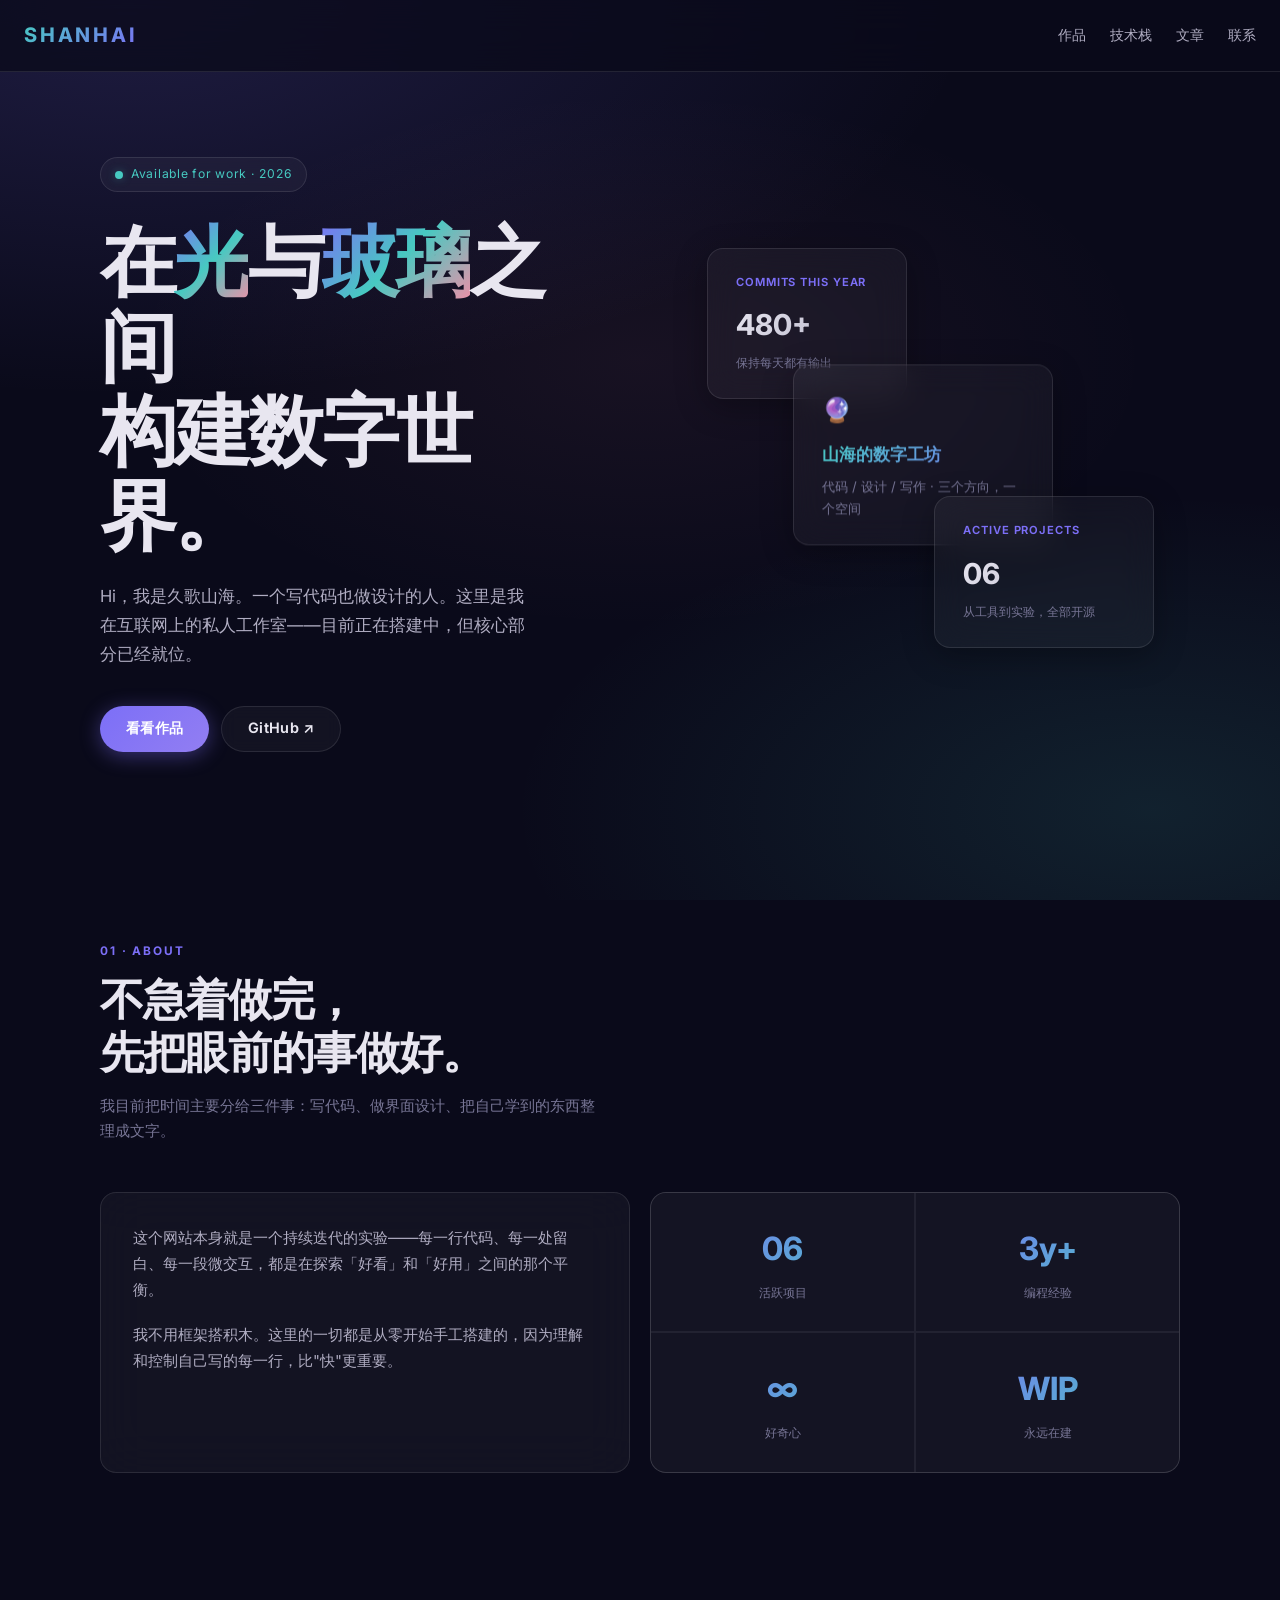
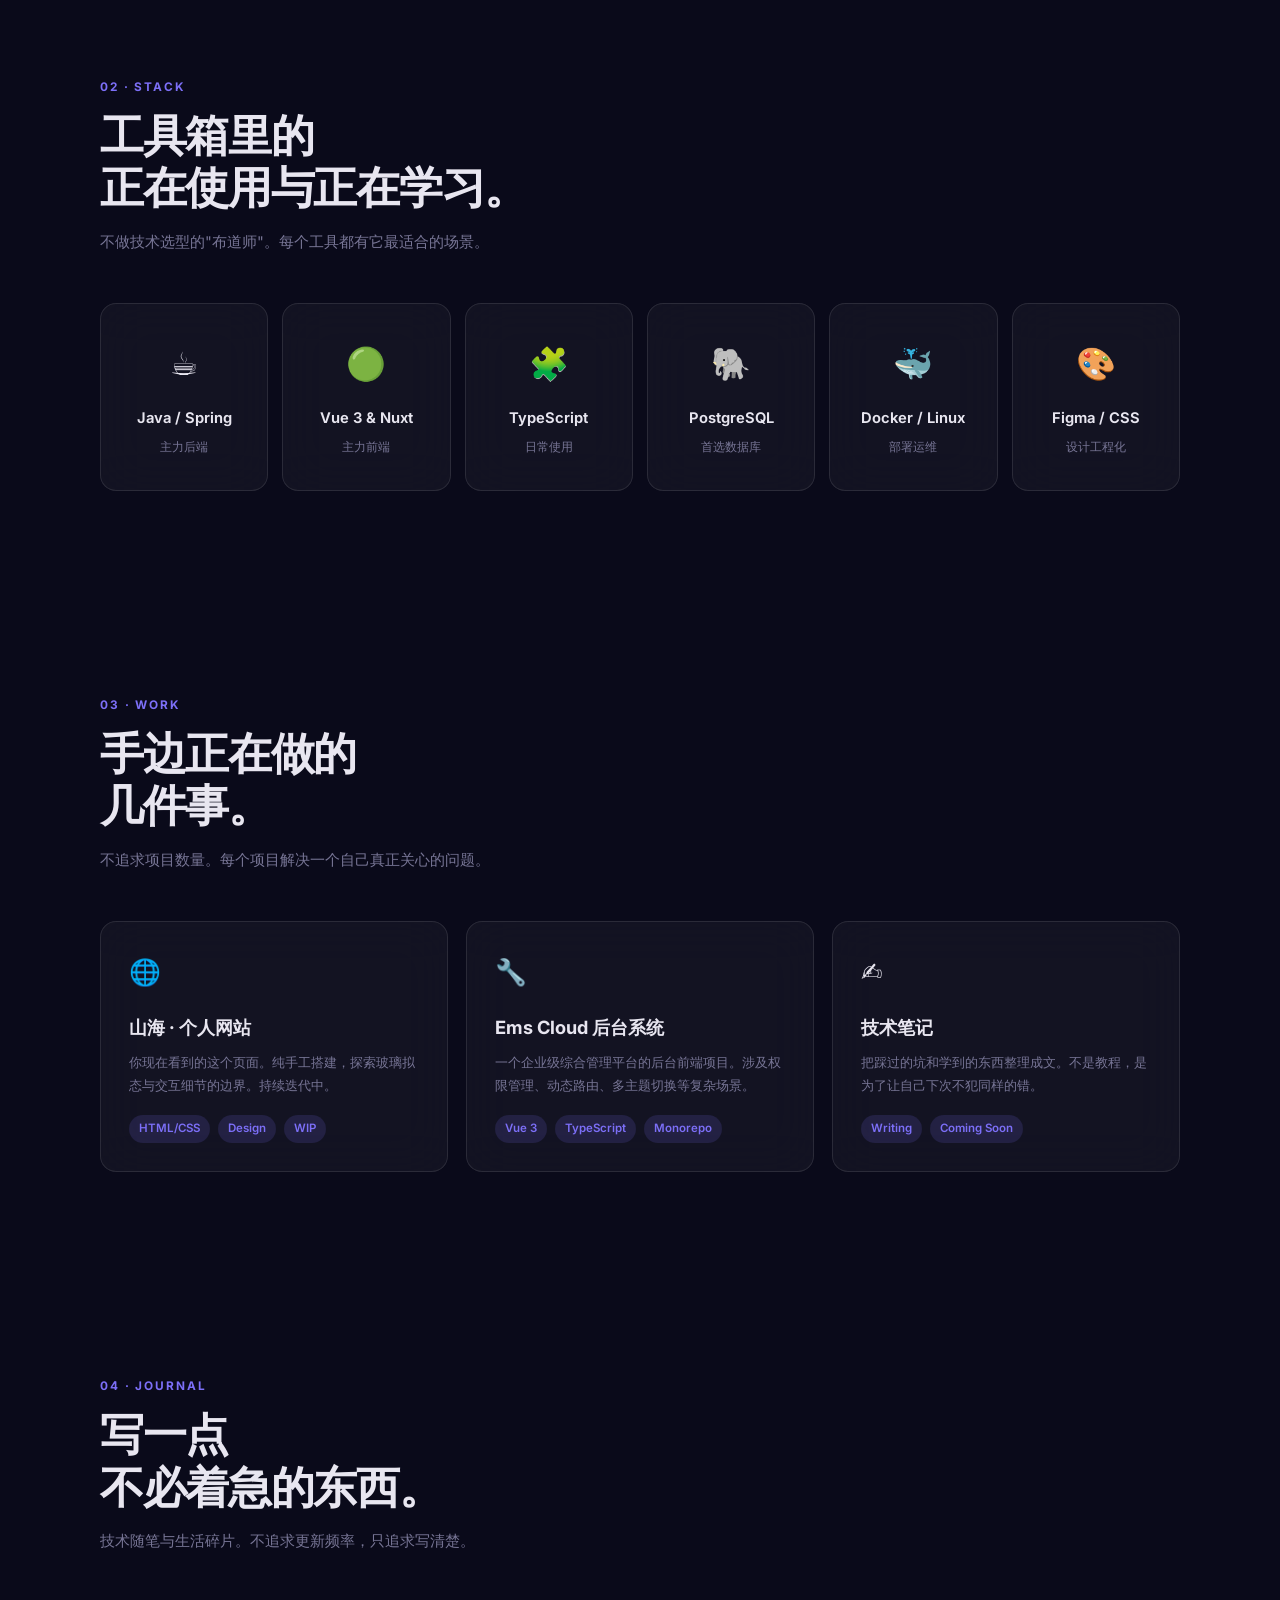
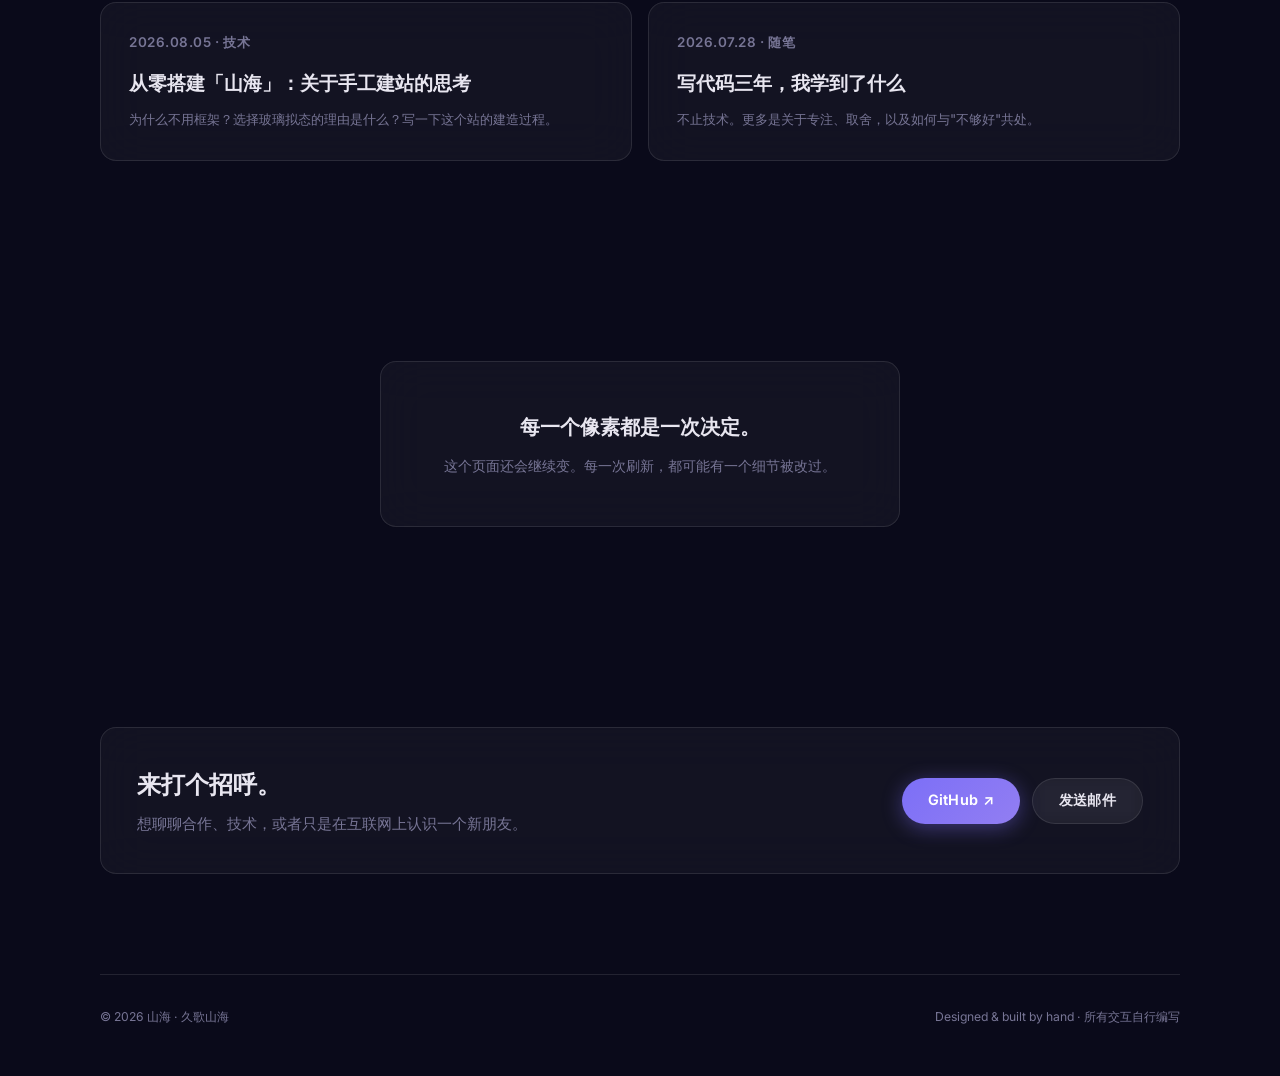
<file: index.html>
<!doctype html>
<html lang="zh-CN">
<head>
  <meta charset="utf-8">
  <meta name="viewport" content="width=device-width,initial-scale=1">
  <meta name="theme-color" content="#0a0a1a">
  <meta name="description" content="山海——久歌山海的技术花园，在这里写代码、做设计与探索未知。">
  <meta property="og:type" content="website">
  <meta property="og:title" content="山海 · 久歌山海">
  <meta property="og:description" content="玻璃与光。代码与设计。一个在不断生长的个人空间。">
  <meta property="og:locale" content="zh_CN">
  <link rel="stylesheet" href="./assets/styles.css">
  <link rel="preconnect" href="https://fonts.googleapis.com">
  <link rel="preconnect" href="https://fonts.gstatic.com" crossorigin>
  <link href="https://fonts.googleapis.com/css2?family=Inter:wght@400;500;600;650;700;750;800&display=swap" rel="stylesheet">
  <script defer src="./assets/site.js"></script>
  <title>山海 · 久歌山海</title>
</head>
<body>
  <a class="skip-link" href="#content">跳到主要内容</a>

  <header class="site-header">
    <a class="brand" href="./" aria-label="山海主页">SHANHAI</a>
    <nav class="site-nav" aria-label="主导航">
      <a href="#work">作品</a>
      <a href="#stack">技术栈</a>
      <a href="#writing">文章</a>
      <a href="#contact">联系</a>
    </nav>
  </header>

  <main id="content" tabindex="-1">

    <!-- ===== HERO ===== -->
    <section class="wrap hero">
      <div class="hero-text" data-reveal>
        <span class="hero-badge">Available for work · 2026</span>
        <h1>在<span class="highlight">光</span>与<span class="highlight">玻璃</span>之间<br>构建数字世界。</h1>
        <p class="hero-sub">Hi，我是久歌山海。一个写代码也做设计的人。这里是我在互联网上的私人工作室——目前正在搭建中，但核心部分已经就位。</p>
        <div class="button-row">
          <a class="btn btn--primary" href="#work">看看作品</a>
          <a class="btn btn--ghost" href="https://github.com/xinyuanlinux" target="_blank" rel="noreferrer">GitHub ↗</a>
        </div>
      </div>
      <div class="hero-visual" data-reveal>
        <div class="floating-card floating-card--main">
          <div class="card-icon">🔮</div>
          <h3>山海的数字工坊</h3>
          <p>代码 / 设计 / 写作 · 三个方向，一个空间</p>
        </div>
        <div class="floating-card floating-card--tl">
          <div class="card-label">COMMITS THIS YEAR</div>
          <div class="card-value">480+</div>
          <div class="card-sub">保持每天都有输出</div>
        </div>
        <div class="floating-card floating-card--br">
          <div class="card-label">ACTIVE PROJECTS</div>
          <div class="card-value">06</div>
          <div class="card-sub">从工具到实验，全部开源</div>
        </div>
      </div>
    </section>

    <!-- ===== ABOUT / NOW ===== -->
    <section class="wrap section" id="about">
      <p class="section-label" data-reveal>01 · ABOUT</p>
      <h2 class="section-title" data-reveal>不急着做完，<br>先把眼前的事做好。</h2>
      <p class="section-intro" data-reveal>我目前把时间主要分给三件事：写代码、做界面设计、把自己学到的东西整理成文字。</p>
      <div class="about-grid">
        <div class="about-panel glass" data-reveal>
          <p>这个网站本身就是一个持续迭代的实验——每一行代码、每一处留白、每一段微交互，都是在探索「好看」和「好用」之间的那个平衡。</p>
          <p>我不用框架搭积木。这里的一切都是从零开始手工搭建的，因为理解和控制自己写的每一行，比"快"更重要。</p>
        </div>
        <div class="about-stats" data-reveal>
          <div class="about-stat">
            <span class="about-stat__num">06</span>
            <span class="about-stat__label">活跃项目</span>
          </div>
          <div class="about-stat">
            <span class="about-stat__num">3y+</span>
            <span class="about-stat__label">编程经验</span>
          </div>
          <div class="about-stat">
            <span class="about-stat__num">∞</span>
            <span class="about-stat__label">好奇心</span>
          </div>
          <div class="about-stat">
            <span class="about-stat__num">WIP</span>
            <span class="about-stat__label">永远在建</span>
          </div>
        </div>
      </div>
    </section>

    <!-- ===== TECH STACK ===== -->
    <section class="wrap section" id="stack">
      <p class="section-label" data-reveal>02 · STACK</p>
      <h2 class="section-title" data-reveal>工具箱里的<br>正在使用与正在学习。</h2>
      <p class="section-intro" data-reveal>不做技术选型的"布道师"。每个工具都有它最适合的场景。</p>
      <div class="stack-grid" data-reveal>
        <div class="stack-item glass">
          <span class="stack-item__icon">☕</span>
          <span class="stack-item__name">Java / Spring</span>
          <span class="stack-item__level">主力后端</span>
        </div>
        <div class="stack-item glass">
          <span class="stack-item__icon">🟢</span>
          <span class="stack-item__name">Vue 3 & Nuxt</span>
          <span class="stack-item__level">主力前端</span>
        </div>
        <div class="stack-item glass">
          <span class="stack-item__icon">🧩</span>
          <span class="stack-item__name">TypeScript</span>
          <span class="stack-item__level">日常使用</span>
        </div>
        <div class="stack-item glass">
          <span class="stack-item__icon">🐘</span>
          <span class="stack-item__name">PostgreSQL</span>
          <span class="stack-item__level">首选数据库</span>
        </div>
        <div class="stack-item glass">
          <span class="stack-item__icon">🐳</span>
          <span class="stack-item__name">Docker / Linux</span>
          <span class="stack-item__level">部署运维</span>
        </div>
        <div class="stack-item glass">
          <span class="stack-item__icon">🎨</span>
          <span class="stack-item__name">Figma / CSS</span>
          <span class="stack-item__level">设计工程化</span>
        </div>
      </div>
    </section>

    <!-- ===== PROJECTS ===== -->
    <section class="wrap section" id="work">
      <p class="section-label" data-reveal>03 · WORK</p>
      <h2 class="section-title" data-reveal>手边正在做的<br>几件事。</h2>
      <p class="section-intro" data-reveal>不追求项目数量。每个项目解决一个自己真正关心的问题。</p>
      <div class="projects-grid">
        <a class="project-card glass" href="https://github.com/xinyuanlinux/shanhai" target="_blank" rel="noreferrer" data-reveal>
          <span class="project-card__icon">🌐</span>
          <h3>山海 · 个人网站</h3>
          <p>你现在看到的这个页面。纯手工搭建，探索玻璃拟态与交互细节的边界。持续迭代中。</p>
          <span class="project-card__tags"><span class="project-card__tag">HTML/CSS</span><span class="project-card__tag">Design</span><span class="project-card__tag">WIP</span></span>
        </a>
        <a class="project-card glass" href="https://github.com/xinyuanlinux" target="_blank" rel="noreferrer" data-reveal>
          <span class="project-card__icon">🔧</span>
          <h3>Ems Cloud 后台系统</h3>
          <p>一个企业级综合管理平台的后台前端项目。涉及权限管理、动态路由、多主题切换等复杂场景。</p>
          <span class="project-card__tags"><span class="project-card__tag">Vue 3</span><span class="project-card__tag">TypeScript</span><span class="project-card__tag">Monorepo</span></span>
        </a>
        <a class="project-card glass" href="#" data-reveal>
          <span class="project-card__icon">✍️</span>
          <h3>技术笔记</h3>
          <p>把踩过的坑和学到的东西整理成文。不是教程，是为了让自己下次不犯同样的错。</p>
          <span class="project-card__tags"><span class="project-card__tag">Writing</span><span class="project-card__tag">Coming Soon</span></span>
        </a>
      </div>
    </section>

    <!-- ===== JOURNAL ===== -->
    <section class="wrap section" id="writing">
      <p class="section-label" data-reveal>04 · JOURNAL</p>
      <h2 class="section-title" data-reveal>写一点<br>不必着急的东西。</h2>
      <p class="section-intro" data-reveal>技术随笔与生活碎片。不追求更新频率，只追求写清楚。</p>
      <div class="journal-grid">
        <a class="journal-card glass" href="./posts/building-shanhai.html" data-reveal>
          <p class="journal-card__date">2026.08.05 · 技术</p>
          <h3>从零搭建「山海」：关于手工建站的思考</h3>
          <p>为什么不用框架？选择玻璃拟态的理由是什么？写一下这个站的建造过程。</p>
        </a>
        <a class="journal-card glass" href="./posts/why-write-code.html" data-reveal>
          <p class="journal-card__date">2026.07.28 · 随笔</p>
          <h3>写代码三年，我学到了什么</h3>
          <p>不止技术。更多是关于专注、取舍，以及如何与"不够好"共处。</p>
        </a>
      </div>
    </section>

    <!-- ===== PARTICLE CANVAS ===== -->
    <section class="wrap section" style="position:relative;overflow:hidden;">
      <div style="position:absolute;inset:0;" data-particles></div>
      <div class="glass" style="position:relative;z-index:1;padding:48px 36px;text-align:center;max-width:520px;margin:0 auto;" data-reveal>
        <h3 style="font-size:1.25rem;margin-bottom:10px;">每一个像素都是一次决定。</h3>
        <p style="color:var(--text-muted);font-size:.88rem;">这个页面还会继续变。每一次刷新，都可能有一个细节被改过。</p>
      </div>
    </section>

    <!-- ===== CONTACT ===== -->
    <section class="wrap section" id="contact">
      <div class="contact-row glass" data-reveal>
        <div>
          <h3>来打个招呼。</h3>
          <p>想聊聊合作、技术，或者只是在互联网上认识一个新朋友。</p>
        </div>
        <div class="contact-links">
          <a class="btn btn--primary" href="https://github.com/xinyuanlinux" target="_blank" rel="noreferrer">GitHub ↗</a>
          <a class="btn btn--ghost" href="mailto:jiugeshanhai@example.com">发送邮件</a>
        </div>
      </div>
    </section>

  </main>

  <footer class="wrap site-footer">
    <span>© 2026 山海 · 久歌山海</span>
    <span>Designed & built by hand · 所有交互自行编写</span>
  </footer>
</body>
</html>
</file>
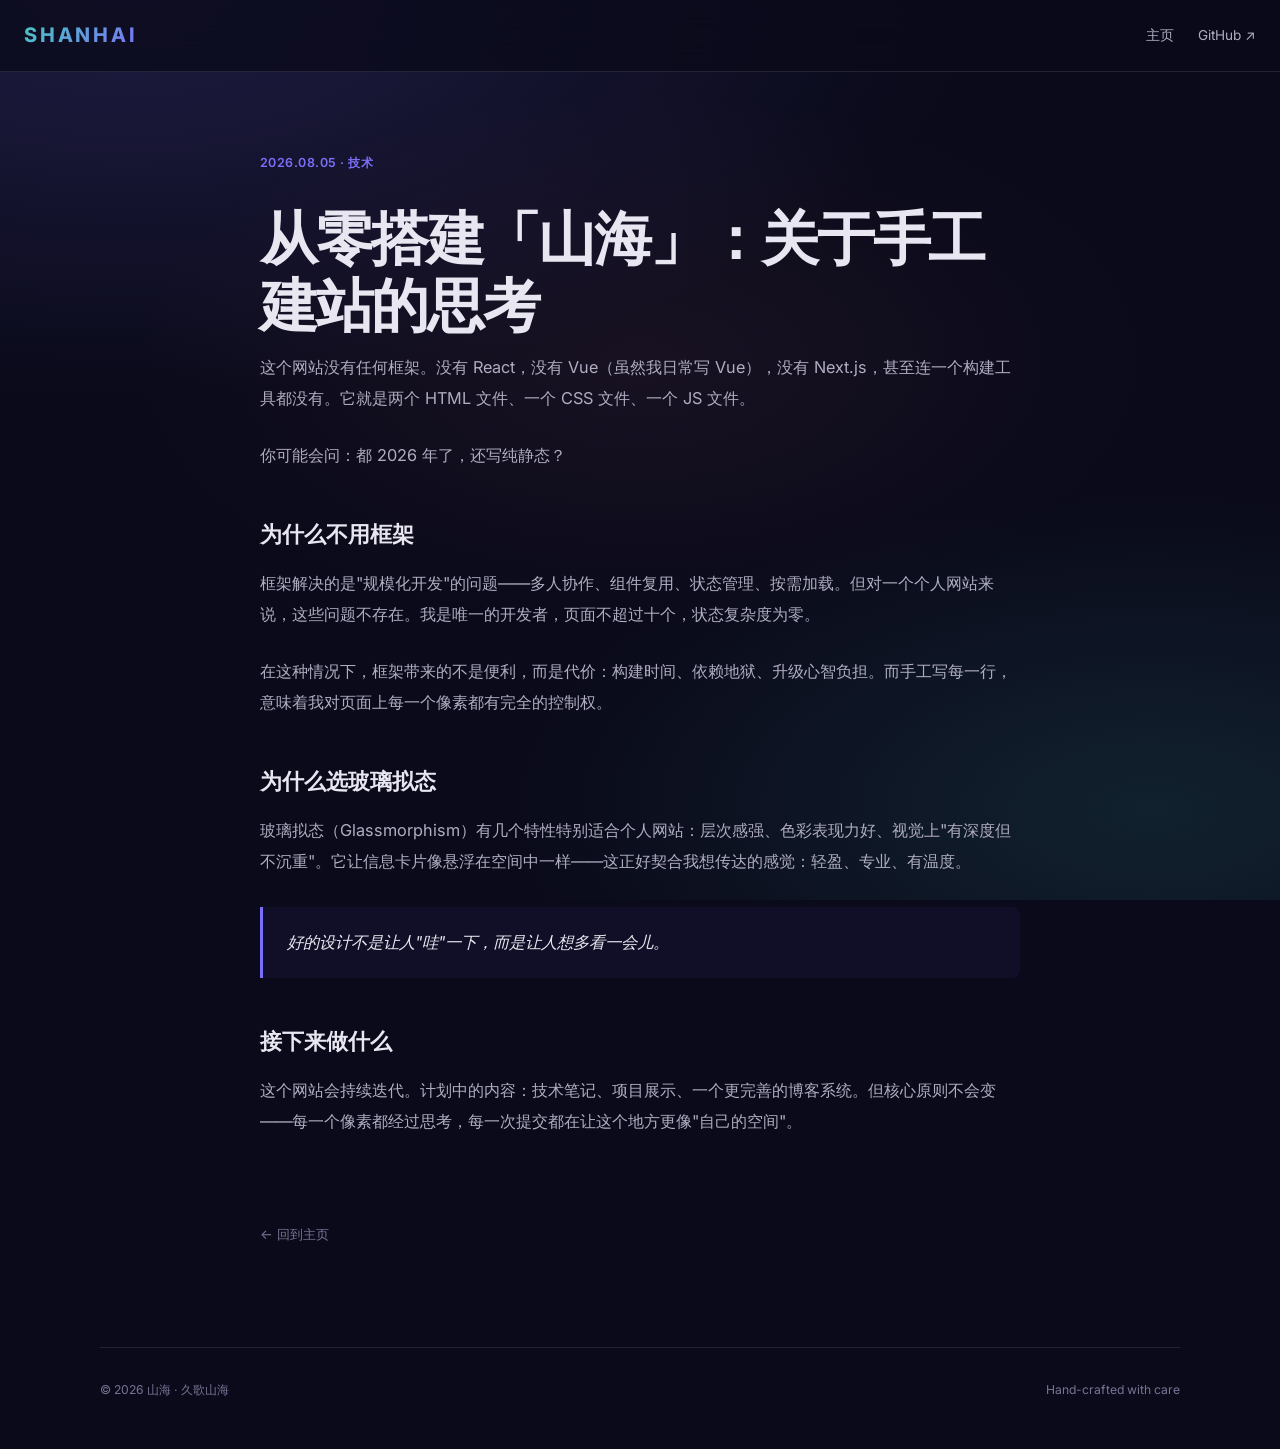
<file: posts/building-shanhai.html>
<!doctype html>
<html lang="zh-CN"><head>
<meta charset="utf-8"><meta name="viewport" content="width=device-width,initial-scale=1"><meta name="theme-color" content="#0a0a1a">
<meta name="description" content="从零搭建山海的思考过程——关于框架选择、玻璃拟态与手工建站的理由。">
<meta property="og:type" content="article"><meta property="og:title" content="从零搭建「山海」· 山海"><meta property="og:description" content="为什么不用框架？为什么选这个风格？写给好奇的人。"><meta property="og:locale" content="zh_CN">
<link rel="stylesheet" href="../assets/styles.css">
<link href="https://fonts.googleapis.com/css2?family=Inter:wght@400;500;600;650;700;750;800&display=swap" rel="stylesheet">
<title>从零搭建「山海」 · 山海</title>
<style>
.article-page { width: min(760px, calc(100% - 48px)); margin: 0 auto; padding: 80px 0 100px; }
.article-page h1 { font-size: clamp(2.2rem, 4.5vw, 3.6rem); font-weight: 750; letter-spacing: -.04em; line-height: 1.15; margin-bottom: 14px; }
.article-page .date { color: var(--accent); font-size: .78rem; font-weight: 600; letter-spacing: .04em; margin-bottom: 32px; }
.article-page .body { font-size: 1.02rem; line-height: 1.9; color: var(--text-soft); }
.article-page .body p { margin-bottom: 1.6em; }
.article-page .body h2 { font-size: 1.35rem; color: var(--text); margin: 2em 0 .6em; }
.article-page .body blockquote { margin: 1.8em 0; padding: 20px 24px; border-left: 3px solid var(--accent); background: rgba(124,111,247,.06); border-radius: 0 8px 8px 0; color: var(--text); font-style: italic; }
.article-back { display: inline-flex; align-items: center; gap: 6px; color: var(--text-muted); text-decoration: none; font-size: .84rem; margin-top: 60px; transition: color .2s; }
.article-back:hover { color: var(--accent2); }
</style>
</head><body><a class="skip-link" href="#article">跳到正文</a>
<header class="site-header"><a class="brand" href="../">SHANHAI</a><nav class="site-nav"><a href="../">主页</a><a href="https://github.com/xinyuanlinux" target="_blank" rel="noreferrer">GitHub ↗</a></nav></header>
<main class="article-page" id="article" tabindex="-1">
  <p class="date">2026.08.05 · 技术</p>
  <h1>从零搭建「山海」：关于手工建站的思考</h1>
  <article class="body">
    <p>这个网站没有任何框架。没有 React，没有 Vue（虽然我日常写 Vue），没有 Next.js，甚至连一个构建工具都没有。它就是两个 HTML 文件、一个 CSS 文件、一个 JS 文件。</p>
    <p>你可能会问：都 2026 年了，还写纯静态？</p>
    <h2>为什么不用框架</h2>
    <p>框架解决的是"规模化开发"的问题——多人协作、组件复用、状态管理、按需加载。但对一个个人网站来说，这些问题不存在。我是唯一的开发者，页面不超过十个，状态复杂度为零。</p>
    <p>在这种情况下，框架带来的不是便利，而是代价：构建时间、依赖地狱、升级心智负担。而手工写每一行，意味着我对页面上每一个像素都有完全的控制权。</p>
    <h2>为什么选玻璃拟态</h2>
    <p>玻璃拟态（Glassmorphism）有几个特性特别适合个人网站：层次感强、色彩表现力好、视觉上"有深度但不沉重"。它让信息卡片像悬浮在空间中一样——这正好契合我想传达的感觉：轻盈、专业、有温度。</p>
    <blockquote>好的设计不是让人"哇"一下，而是让人想多看一会儿。</blockquote>
    <h2>接下来做什么</h2>
    <p>这个网站会持续迭代。计划中的内容：技术笔记、项目展示、一个更完善的博客系统。但核心原则不会变——每一个像素都经过思考，每一次提交都在让这个地方更像"自己的空间"。</p>
  </article>
  <a class="article-back" href="../">← 回到主页</a>
</main>
<footer class="wrap site-footer"><span>© 2026 山海 · 久歌山海</span><span>Hand-crafted with care</span></footer>
</body></html>
</file>
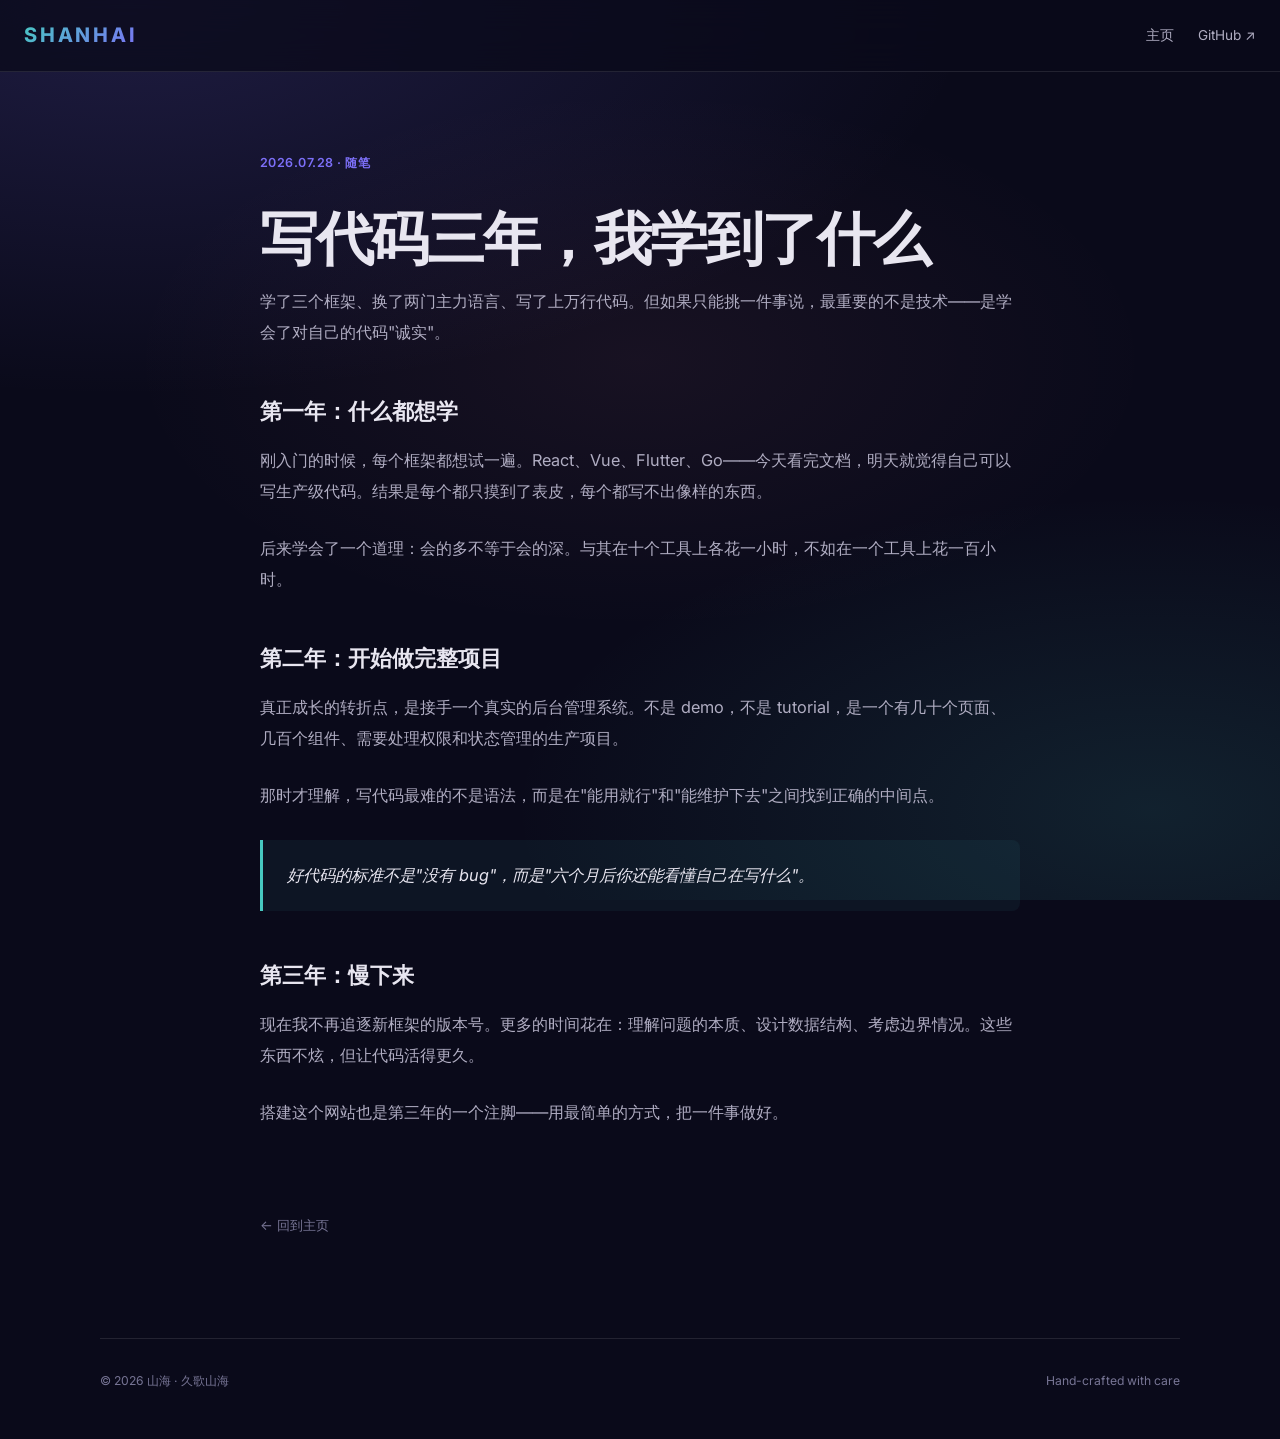
<file: posts/why-write-code.html>
<!doctype html>
<html lang="zh-CN"><head>
<meta charset="utf-8"><meta name="viewport" content="width=device-width,initial-scale=1"><meta name="theme-color" content="#0a0a1a">
<meta name="description" content="写代码三年的一些非技术感悟——关于专注、取舍，以及如何与'不够好'共处。">
<meta property="og:type" content="article"><meta property="og:title" content="写代码三年，我学到了什么 · 山海"><meta property="og:description" content="不止技术。更多是关于耐心和方向。"><meta property="og:locale" content="zh_CN">
<link rel="stylesheet" href="../assets/styles.css">
<link href="https://fonts.googleapis.com/css2?family=Inter:wght@400;500;600;650;700;750;800&display=swap" rel="stylesheet">
<title>写代码三年，我学到了什么 · 山海</title>
<style>
.article-page { width: min(760px, calc(100% - 48px)); margin: 0 auto; padding: 80px 0 100px; }
.article-page h1 { font-size: clamp(2.2rem, 4.5vw, 3.6rem); font-weight: 750; letter-spacing: -.04em; line-height: 1.15; margin-bottom: 14px; }
.article-page .date { color: var(--accent); font-size: .78rem; font-weight: 600; letter-spacing: .04em; margin-bottom: 32px; }
.article-page .body { font-size: 1.02rem; line-height: 1.9; color: var(--text-soft); }
.article-page .body p { margin-bottom: 1.6em; }
.article-page .body h2 { font-size: 1.35rem; color: var(--text); margin: 2em 0 .6em; }
.article-page .body blockquote { margin: 1.8em 0; padding: 20px 24px; border-left: 3px solid var(--accent2); background: rgba(71,201,193,.06); border-radius: 0 8px 8px 0; color: var(--text); font-style: italic; }
.article-back { display: inline-flex; align-items: center; gap: 6px; color: var(--text-muted); text-decoration: none; font-size: .84rem; margin-top: 60px; transition: color .2s; }
.article-back:hover { color: var(--accent2); }
</style>
</head><body><a class="skip-link" href="#article">跳到正文</a>
<header class="site-header"><a class="brand" href="../">SHANHAI</a><nav class="site-nav"><a href="../">主页</a><a href="https://github.com/xinyuanlinux" target="_blank" rel="noreferrer">GitHub ↗</a></nav></header>
<main class="article-page" id="article" tabindex="-1">
  <p class="date">2026.07.28 · 随笔</p>
  <h1>写代码三年，我学到了什么</h1>
  <article class="body">
    <p>学了三个框架、换了两门主力语言、写了上万行代码。但如果只能挑一件事说，最重要的不是技术——是学会了对自己的代码"诚实"。</p>
    <h2>第一年：什么都想学</h2>
    <p>刚入门的时候，每个框架都想试一遍。React、Vue、Flutter、Go——今天看完文档，明天就觉得自己可以写生产级代码。结果是每个都只摸到了表皮，每个都写不出像样的东西。</p>
    <p>后来学会了一个道理：会的多不等于会的深。与其在十个工具上各花一小时，不如在一个工具上花一百小时。</p>
    <h2>第二年：开始做完整项目</h2>
    <p>真正成长的转折点，是接手一个真实的后台管理系统。不是 demo，不是 tutorial，是一个有几十个页面、几百个组件、需要处理权限和状态管理的生产项目。</p>
    <p>那时才理解，写代码最难的不是语法，而是在"能用就行"和"能维护下去"之间找到正确的中间点。</p>
    <blockquote>好代码的标准不是"没有 bug"，而是"六个月后你还能看懂自己在写什么"。</blockquote>
    <h2>第三年：慢下来</h2>
    <p>现在我不再追逐新框架的版本号。更多的时间花在：理解问题的本质、设计数据结构、考虑边界情况。这些东西不炫，但让代码活得更久。</p>
    <p>搭建这个网站也是第三年的一个注脚——用最简单的方式，把一件事做好。</p>
  </article>
  <a class="article-back" href="../">← 回到主页</a>
</main>
<footer class="wrap site-footer"><span>© 2026 山海 · 久歌山海</span><span>Hand-crafted with care</span></footer>
</body></html>
</file>
<file: assets/styles.css>
:root {
  --bg-deep: #0a0a1a;
  --bg-mid: #12122a;
  --glass: rgba(255, 255, 255, 0.04);
  --glass-hover: rgba(255, 255, 255, 0.08);
  --glass-border: rgba(255, 255, 255, 0.1);
  --glass-border-hover: rgba(255, 255, 255, 0.2);
  --blur: 24px;
  --text: #e8e6f0;
  --text-soft: #b0adc2;
  --text-muted: #777595;
  --accent: #7c6ff7;
  --accent-glow: rgba(124, 111, 247, 0.4);
  --accent2: #47c9c1;
  --accent2-glow: rgba(71, 201, 193, 0.35);
  --accent3: #f78da7;
  --radius: 16px;
  --max: 1080px;
}
* { box-sizing: border-box; margin: 0; padding: 0; }
html { scroll-behavior: smooth; background: var(--bg-deep); }
body {
  font: 15px/1.72 "Inter", system-ui, -apple-system, "PingFang SC", "Microsoft YaHei", sans-serif;
  color: var(--text);
  background:
    radial-gradient(ellipse 120% 80% at 10% 0%, rgba(124,111,247,.18), transparent 55%),
    radial-gradient(ellipse 100% 70% at 90% 90%, rgba(71,201,193,.12), transparent 50%),
    radial-gradient(ellipse 80% 60% at 50% 40%, rgba(247,141,167,.06), transparent 50%),
    var(--bg-deep);
  min-height: 100vh;
  background-attachment: fixed;
}

/* ---- animated gradient orb ---- */
body::before {
  content: "";
  position: fixed; z-index: -1; inset: 0;
  background:
    radial-gradient(circle at 30% 30%, rgba(124,111,247,.12), transparent 60%),
    radial-gradient(circle at 70% 70%, rgba(71,201,193,.1), transparent 60%);
  animation: orb-drift 20s ease-in-out infinite alternate;
}
@keyframes orb-drift {
  0% { transform: translate(0,0) scale(1); }
  100% { transform: translate(-3%, 3%) scale(1.08); }
}

/* ---- layout ---- */
.wrap { width: min(var(--max), calc(100% - 48px)); margin: auto; }

/* ---- skip link ---- */
.skip-link {
  position: fixed; z-index: 100; top: 12px; left: 12px;
  padding: 10px 16px; border-radius: 8px;
  background: var(--accent); color: #fff;
  font-size: .82rem; transform: translateY(-160%); transition: transform .2s;
}
.skip-link:focus { transform: translateY(0); }

/* ---- header ---- */
.site-header {
  position: sticky; top: 0; z-index: 50;
  height: 72px;
  display: flex; align-items: center; justify-content: space-between;
  background: rgba(10,10,26,.75);
  backdrop-filter: blur(20px);
  -webkit-backdrop-filter: blur(20px);
  border-bottom: 1px solid var(--glass-border);
  padding: 0 24px;
}
.brand {
  font-size: 1.25rem; font-weight: 750; letter-spacing: .14em;
  text-decoration: none;
  background: linear-gradient(135deg, var(--accent2), var(--accent));
  -webkit-background-clip: text; -webkit-text-fill-color: transparent;
  background-clip: text;
}
.site-nav {
  display: flex; align-items: center; gap: 24px;
  font-size: .85rem;
}
.site-nav a {
  text-decoration: none; color: var(--text-soft);
  transition: color .2s;
}
.site-nav a:hover { color: var(--accent2); }

a { color: inherit; }
a:focus-visible, button:focus-visible { outline: 2px solid var(--accent); outline-offset: 4px; border-radius: 4px; }
img { display: block; max-width: 100%; }

/* ---- glass card ---- */
.glass {
  background: var(--glass);
  backdrop-filter: blur(var(--blur));
  -webkit-backdrop-filter: blur(var(--blur));
  border: 1px solid var(--glass-border);
  border-radius: var(--radius);
  transition: border-color .3s, background .3s, transform .3s, box-shadow .3s;
}
.glass:hover {
  border-color: var(--glass-border-hover);
  background: var(--glass-hover);
}

/* ---- hero ---- */
.hero {
  display: grid; grid-template-columns: 1fr 1fr;
  min-height: 85vh; gap: 52px; align-items: center;
  padding: 60px 0;
}
.hero-text { position: relative; z-index: 1; }
.hero-badge {
  display: inline-flex; align-items: center; gap: 8px;
  padding: 6px 14px;
  border: 1px solid var(--glass-border);
  border-radius: 99px;
  background: var(--glass);
  backdrop-filter: blur(8px);
  font-size: .76rem; color: var(--accent2);
  margin-bottom: 28px;
  letter-spacing: .06em;
}
.hero-badge::before {
  content: ""; width: 8px; height: 8px; border-radius: 50%;
  background: var(--accent2);
  box-shadow: 0 0 10px var(--accent2-glow);
  animation: pulse-dot 2s ease-in-out infinite;
}
@keyframes pulse-dot {
  0%, 100% { opacity: 1; transform: scale(1); }
  50% { opacity: .5; transform: scale(.8); }
}
.hero h1 {
  margin: 0;
  font-size: clamp(2.8rem, 6vw, 5.6rem);
  font-weight: 780;
  line-height: 1.1;
  letter-spacing: -.04em;
}
.hero h1 .highlight {
  background: linear-gradient(135deg, var(--accent), var(--accent2), var(--accent3));
  -webkit-background-clip: text; -webkit-text-fill-color: transparent;
  background-clip: text;
}
.hero-sub {
  max-width: 440px;
  margin: 24px 0 36px;
  color: var(--text-soft);
  font-size: 1.04rem;
  line-height: 1.75;
}
.button-row { display: flex; flex-wrap: wrap; gap: 12px; }
.btn {
  display: inline-flex; align-items: center; justify-content: center;
  min-height: 46px; padding: 0 26px;
  border-radius: 99px;
  font-size: .9rem; font-weight: 650;
  text-decoration: none;
  transition: all .25s;
  letter-spacing: .02em;
  cursor: pointer;
  border: none;
}
.btn--primary {
  background: linear-gradient(135deg, var(--accent), #927ef2);
  color: #fff;
  box-shadow: 0 4px 20px var(--accent-glow);
}
.btn--primary:hover { transform: translateY(-2px); box-shadow: 0 8px 30px var(--accent-glow); }
.btn--ghost {
  border: 1px solid var(--glass-border);
  background: var(--glass);
  color: var(--text);
  backdrop-filter: blur(8px);
}
.btn--ghost:hover { border-color: var(--accent2); color: var(--accent2); background: var(--glass-hover); }

/* ---- hero visual (floating glass cards) ---- */
.hero-visual {
  position: relative; min-height: 460px;
  display: flex; align-items: center; justify-content: center;
}
.floating-card {
  position: absolute;
  background: var(--glass);
  backdrop-filter: blur(16px);
  border: 1px solid var(--glass-border);
  border-radius: var(--radius);
  padding: 24px 28px;
  box-shadow: 0 8px 32px rgba(0,0,0,.3);
}
.floating-card--main {
  z-index: 2; width: 260px;
  top: 50%; left: 50%; transform: translate(-50%,-50%);
}
.floating-card--main h3 {
  font-size: 1.05rem; font-weight: 700;
  background: linear-gradient(135deg, var(--accent2), var(--accent));
  -webkit-background-clip: text; -webkit-text-fill-color: transparent;
  margin-bottom: 6px;
}
.floating-card--main p { color: var(--text-muted); font-size: .82rem; }
.floating-card--main .card-icon { font-size: 1.5rem; margin-bottom: 10px; }
.floating-card--tl {
  z-index: 1; top: 5%; left: 8%;
  width: 200px;
  animation: float-card 6s ease-in-out infinite;
}
.floating-card--br {
  z-index: 3; bottom: 8%; right: 5%;
  width: 220px;
  animation: float-card 7s ease-in-out 1s infinite;
}
.floating-card .card-label {
  font-size: .7rem; letter-spacing: .08em;
  color: var(--accent); font-weight: 650;
  margin-bottom: 8px;
}
.floating-card .card-value {
  font-size: 1.8rem; font-weight: 750;
  background: linear-gradient(135deg, var(--text), var(--text-soft));
  -webkit-background-clip: text; -webkit-text-fill-color: transparent;
}
.floating-card .card-sub { font-size: .75rem; color: var(--text-muted); margin-top: 4px; }
@keyframes float-card {
  0%, 100% { transform: translateY(0); }
  50% { transform: translateY(-12px); }
}

/* ---- section ---- */
.section { padding: 100px 0; }
.section-label {
  display: inline-block;
  font-size: .74rem; letter-spacing: .16em; font-weight: 700;
  color: var(--accent);
  margin-bottom: 12px;
}
.section-title {
  font-size: clamp(2rem, 3.4vw, 3.2rem);
  font-weight: 750;
  letter-spacing: -.03em;
  margin-bottom: 16px;
  line-height: 1.2;
}
.section-intro {
  max-width: 500px;
  color: var(--text-muted);
  font-size: .92rem;
  line-height: 1.7;
  margin-bottom: 48px;
}

/* ---- about ---- */
.about-grid {
  display: grid; grid-template-columns: 1fr 1fr; gap: 20px;
}
.about-panel { padding: 32px; }
.about-panel p { color: var(--text-soft); line-height: 1.75; }
.about-panel p + p { margin-top: 1.2em; }
.about-stats {
  display: grid; grid-template-columns: 1fr 1fr; gap: 2px;
  background: var(--glass-border);
  border-radius: var(--radius); overflow: hidden;
  border: 1px solid var(--glass-border);
}
.about-stat {
  padding: 28px 24px; text-align: center;
  background: rgba(10,10,26,.6);
}
.about-stat__num {
  font-size: 2rem; font-weight: 750;
  background: linear-gradient(135deg, var(--accent), var(--accent2));
  -webkit-background-clip: text; -webkit-text-fill-color: transparent;
  background-clip: text;
  display: block;
}
.about-stat__label { display: block; margin-top: 6px; font-size: .78rem; color: var(--text-muted); }

/* ---- stack ---- */
.stack-grid {
  display: grid; grid-template-columns: repeat(auto-fill, minmax(160px, 1fr));
  gap: 14px;
}
.stack-item {
  text-align: center; padding: 32px 20px;
}
.stack-item__icon {
  font-size: 2rem; margin-bottom: 14px;
  display: block;
}
.stack-item__name { font-weight: 650; font-size: .92rem; }
.stack-item__level { display: block; margin-top: 6px; font-size: .76rem; color: var(--text-muted); }

/* ---- projects ---- */
.projects-grid {
  display: grid; grid-template-columns: repeat(auto-fill, minmax(320px, 1fr));
  gap: 18px;
}
.project-card {
  padding: 28px; display: flex; flex-direction: column;
  text-decoration: none;
}
.project-card__icon { font-size: 1.6rem; margin-bottom: 18px; }
.project-card h3 { font-size: 1.14rem; margin-bottom: 8px; color: var(--text); }
.project-card p { color: var(--text-muted); font-size: .84rem; flex: 1; }
.project-card__tags { display: flex; flex-wrap: wrap; gap: 8px; margin-top: 18px; }
.project-card__tag {
  padding: 4px 10px; border-radius: 99px;
  background: rgba(124,111,247,.15);
  color: var(--accent); font-size: .72rem; font-weight: 600;
}

/* ---- journal ---- */
.journal-grid {
  display: grid; grid-template-columns: 1fr 1fr; gap: 16px;
}
.journal-card {
  padding: 28px; text-decoration: none; display: block;
}
.journal-card__date { font-size: .74rem; color: var(--accent2); letter-spacing: .04em; margin-bottom: 14px; font-weight: 600; }
.journal-card h3 { font-size: 1.18rem; margin-bottom: 8px; }
.journal-card p { font-size: .84rem; color: var(--text-muted); }

/* ---- contact ---- */
.contact-row {
  display: flex; align-items: center; justify-content: space-between;
  gap: 28px; padding: 36px; flex-wrap: wrap;
}
.contact-row h3 { font-size: 1.5rem; margin-bottom: 6px; }
.contact-row p { color: var(--text-muted); }
.contact-links { display: flex; gap: 12px; flex-wrap: wrap; }

/* ---- footer ---- */
.site-footer {
  display: flex; justify-content: space-between; gap: 16px;
  padding: 32px 0 48px;
  color: var(--text-muted); font-size: .76rem;
  border-top: 1px solid var(--glass-border);
}
.site-footer a { color: var(--text-soft); text-decoration: none; }
.site-footer a:hover { color: var(--accent2); }

/* ---- back to top ---- */
.to-top {
  position: fixed; right: 20px; bottom: 20px; z-index: 40;
  width: 44px; height: 44px;
  display: grid; place-items: center;
  border: 1px solid var(--glass-border);
  border-radius: 50%;
  background: var(--glass);
  backdrop-filter: blur(12px);
  color: var(--text-soft);
  cursor: pointer;
  opacity: 0; transform: translateY(10px); pointer-events: none;
  transition: opacity .3s, transform .3s, border-color .3s;
  font-size: 1.1rem;
}
.to-top.is-visible { opacity: 1; transform: none; pointer-events: auto; }
.to-top:hover { border-color: var(--accent); color: var(--accent); }

/* ---- reveal animation ---- */
.js [data-reveal] {
  opacity: 0; transform: translateY(24px);
  transition: opacity .8s ease, transform .8s ease;
}
.js [data-reveal].is-visible { opacity: 1; transform: none; }

/* ---- responsive ---- */
@media (max-width: 780px) {
  .wrap { width: min(100% - 32px, var(--max)); }
  .site-header { height: 64px; padding: 0 16px; }
  .site-nav { gap: 14px; font-size: .78rem; overflow-x: auto; scrollbar-width: none; white-space: nowrap; max-width: 65vw; }
  .site-nav::-webkit-scrollbar { display: none; }
  .hero { grid-template-columns: 1fr; min-height: auto; padding: 48px 0 20px; gap: 32px; }
  .hero-visual { min-height: 280px; }
  .floating-card--tl { display: none; }
  .floating-card--br { bottom: 0; right: 0; width: 170px; }
  .floating-card--main { width: 220px; }
  .section { padding: 72px 0; }
  .about-grid { grid-template-columns: 1fr; }
  .projects-grid { grid-template-columns: 1fr; }
  .journal-grid { grid-template-columns: 1fr; }
  .contact-row { flex-direction: column; align-items: flex-start; }
  .site-footer { flex-direction: column; padding-bottom: 80px; }
  .to-top { right: 14px; bottom: 18px; }
}

@media (prefers-reduced-motion: reduce) {
  html { scroll-behavior: auto; }
  .js [data-reveal] { opacity: 1; transform: none; transition: none; }
  body::before { animation: none; }
  .floating-card--tl, .floating-card--br { animation: none; }
  .hero-badge::before { animation: none; }
}
</file>
